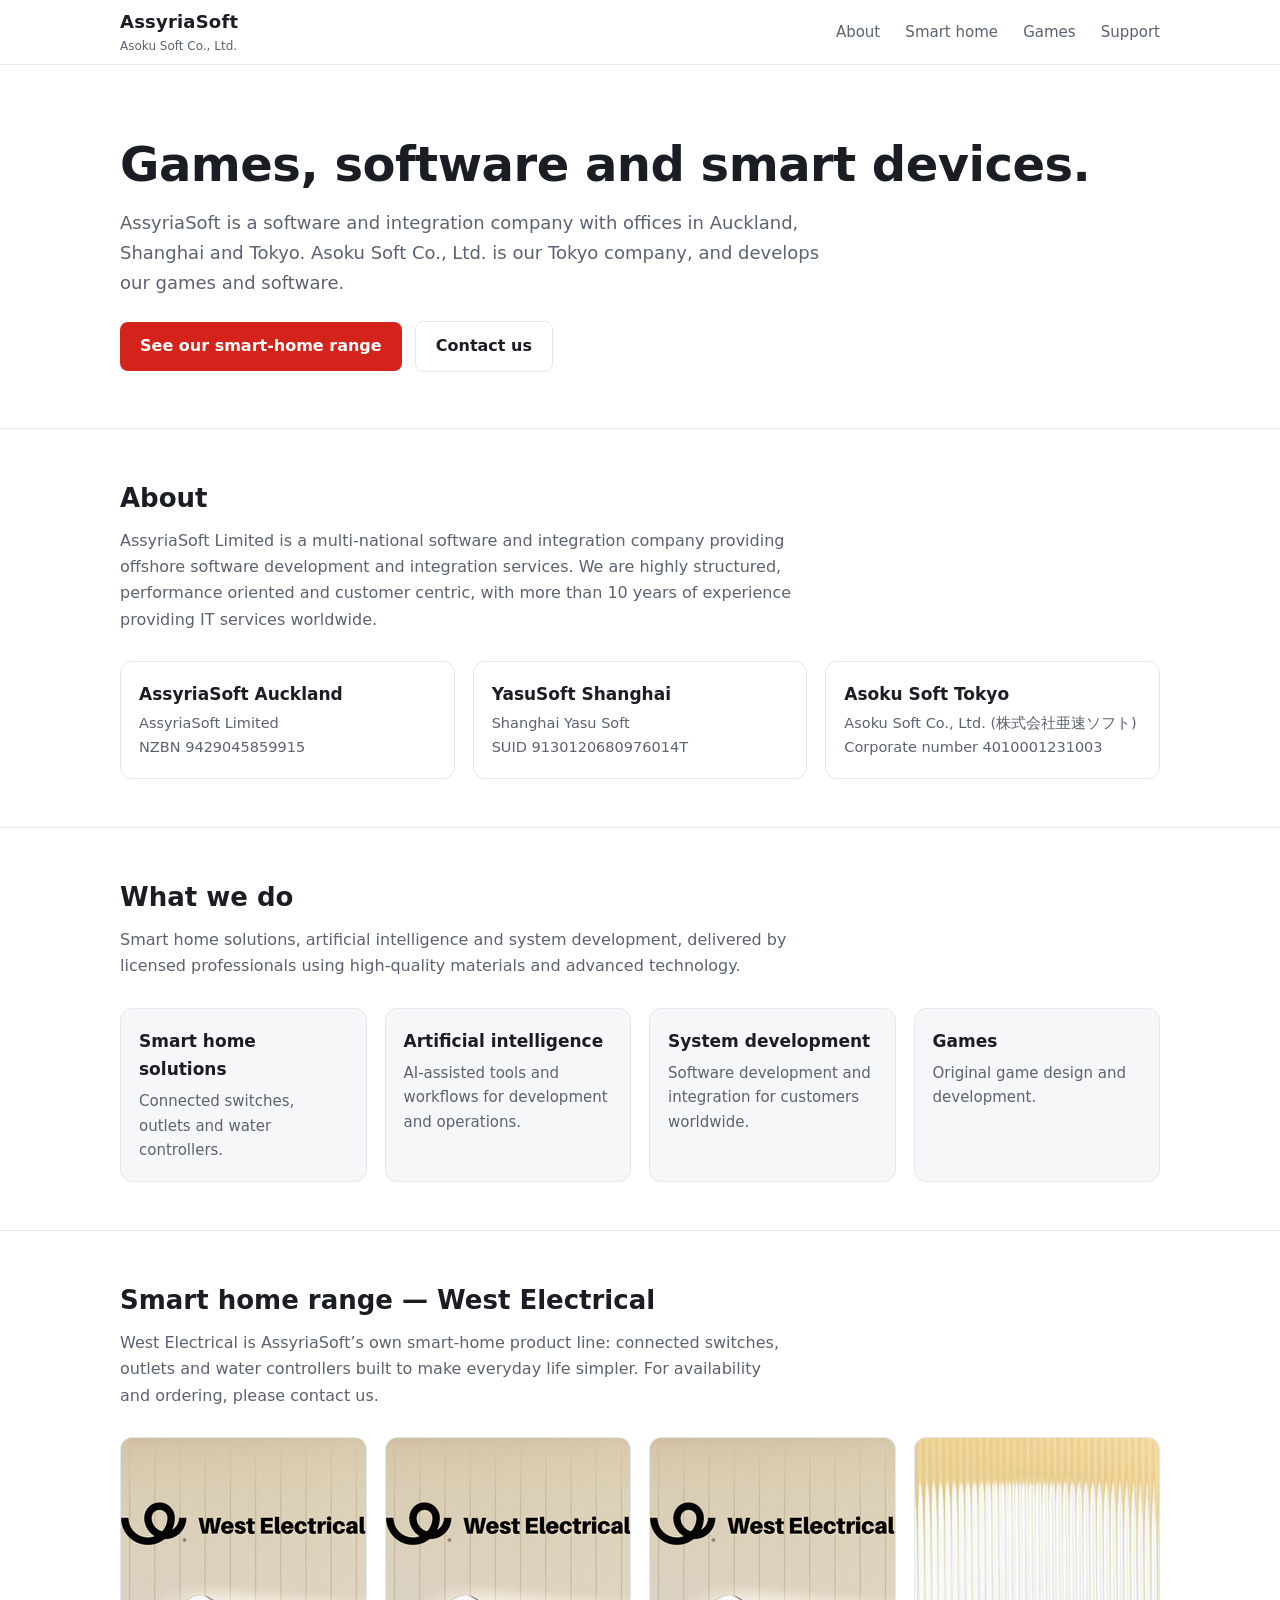
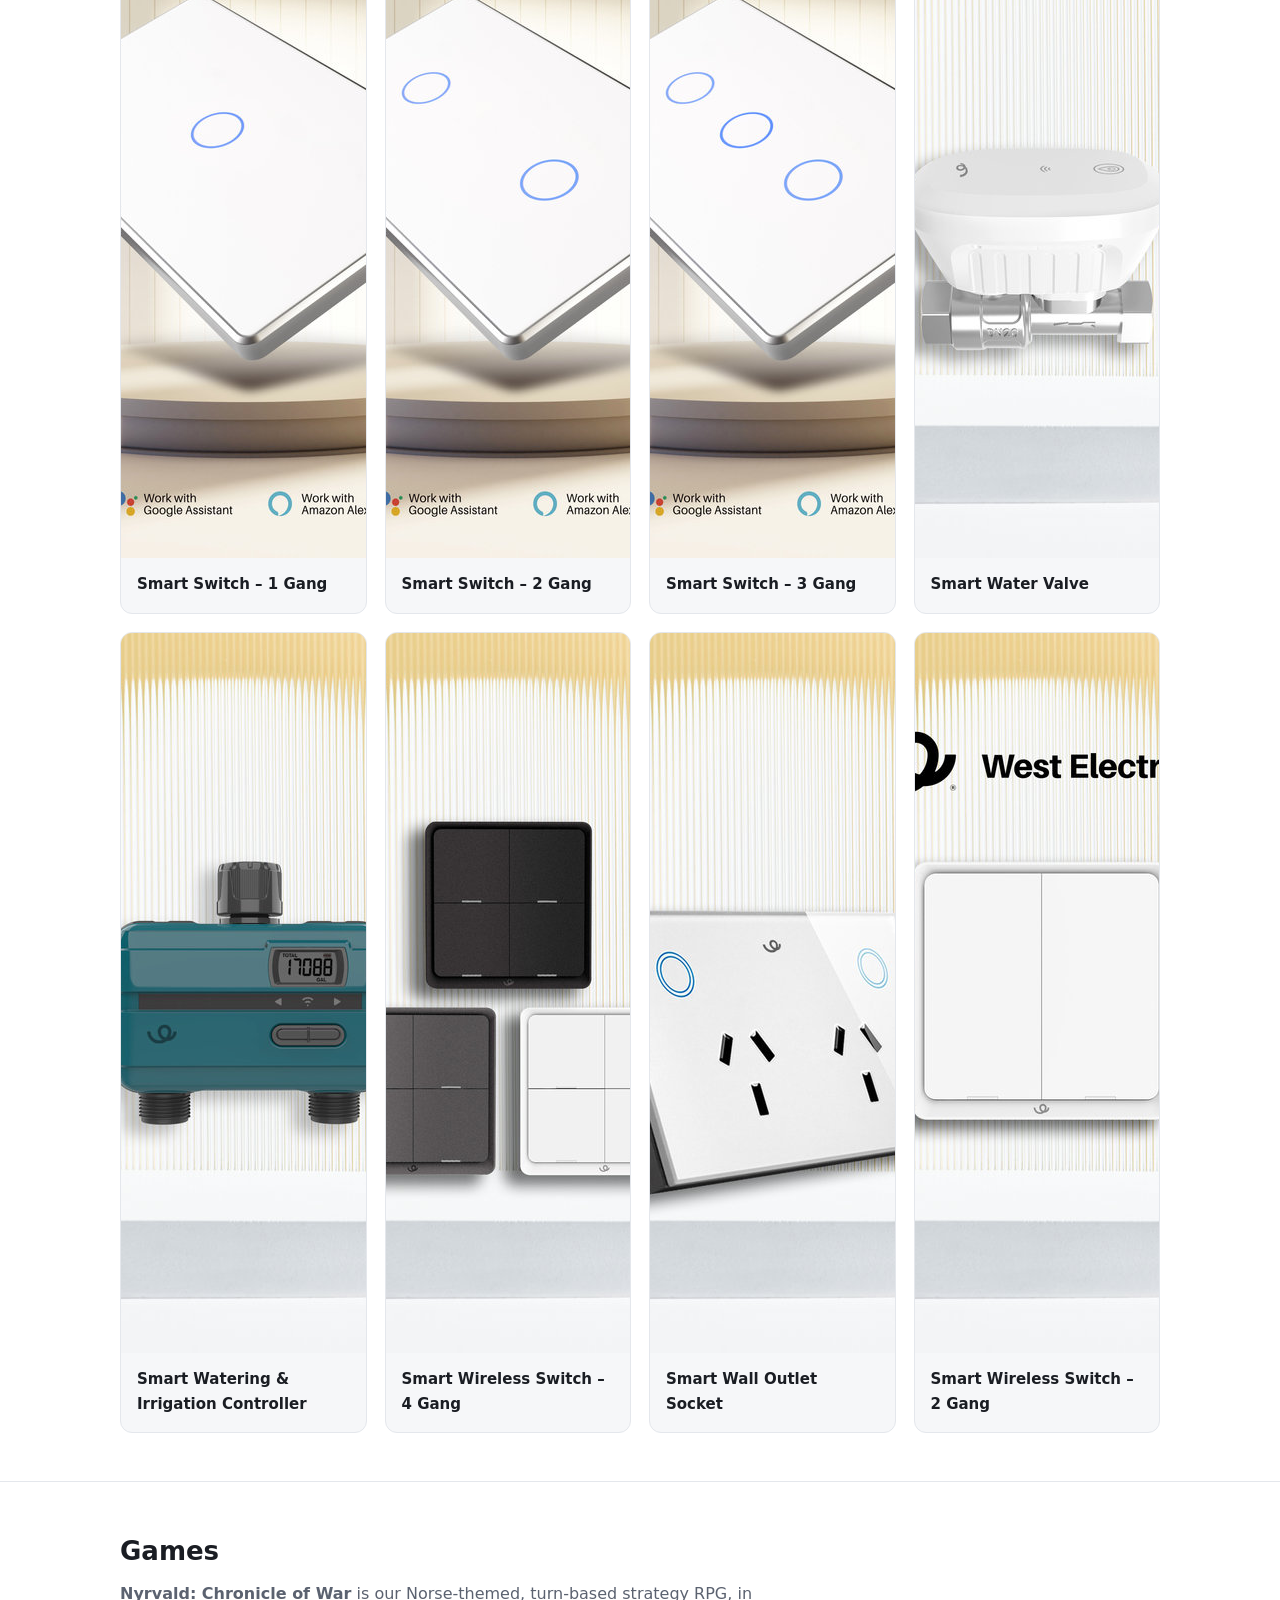
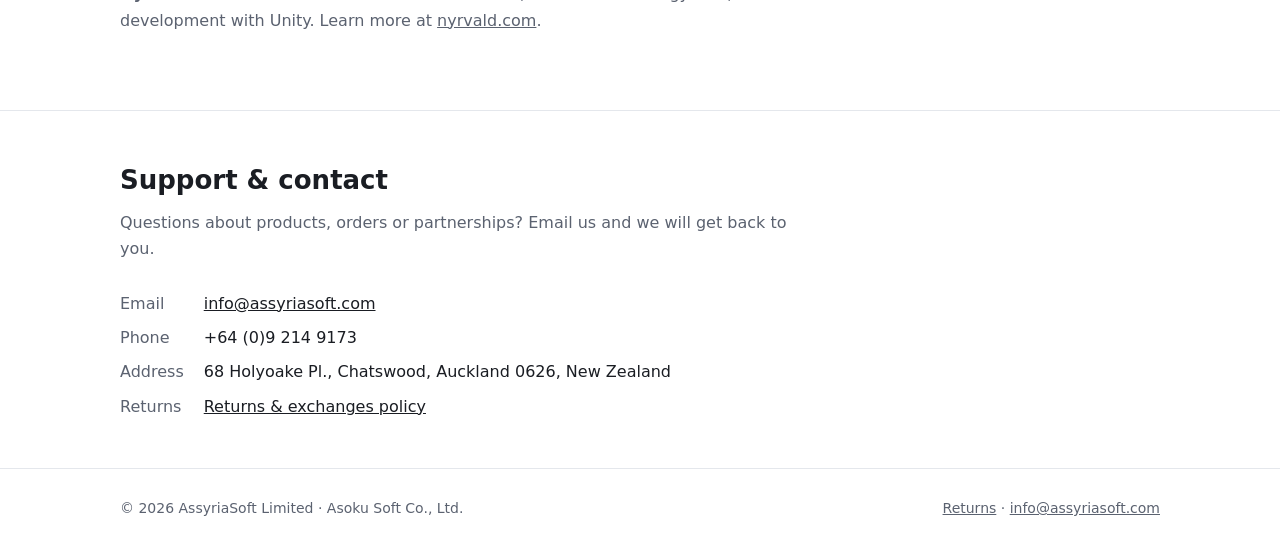
<file: index.html>
<!doctype html>
<html lang="en">
<head>
<meta charset="utf-8">
<meta name="viewport" content="width=device-width,initial-scale=1">
<title>AssyriaSoft – Asoku Soft Co., Ltd. | Games, software and smart devices</title>
<meta name="description" content="AssyriaSoft (Asoku Soft Co., Ltd.) builds games, software and smart-home devices, with offices in Auckland, Shanghai and Tokyo.">
<link rel="stylesheet" href="style.css">
</head>
<body>
<header class="site">
  <div class="wrap">
    <a class="brand" href="#top">AssyriaSoft<small>Asoku Soft Co., Ltd.</small></a>
    <nav aria-label="Main">
      <a href="#about">About</a>
      <a href="#products">Smart home</a>
      <a href="#games">Games</a>
      <a href="#support">Support</a>
    </nav>
  </div>
</header>

<main id="top">
  <div class="hero">
    <div class="wrap">
      <h1>Games, software and smart devices.</h1>
      <p>AssyriaSoft is a software and integration company with offices in Auckland, Shanghai and Tokyo. Asoku Soft Co., Ltd. is our Tokyo company, and develops our games and software.</p>
      <a class="btn" href="#products">See our smart-home range</a>
      <a class="btn ghost" href="#support">Contact us</a>
    </div>
  </div>

  <section id="about">
    <div class="wrap">
      <h2>About</h2>
      <p class="lead">AssyriaSoft Limited is a multi-national software and integration company providing offshore software development and integration services. We are highly structured, performance oriented and customer centric, with more than 10 years of experience providing IT services worldwide.</p>
      <div class="offices">
        <div>
          <h3>AssyriaSoft Auckland</h3>
          <p>AssyriaSoft Limited<br>NZBN 9429045859915</p>
        </div>
        <div>
          <h3>YasuSoft Shanghai</h3>
          <p>Shanghai Yasu Soft<br>SUID 9130120680976014T</p>
        </div>
        <div>
          <h3>Asoku Soft Tokyo</h3>
          <p>Asoku Soft Co., Ltd. (株式会社亜速ソフト)<br>Corporate number 4010001231003</p>
        </div>
      </div>
    </div>
  </section>

  <section id="capabilities">
    <div class="wrap">
      <h2>What we do</h2>
      <p class="lead">Smart home solutions, artificial intelligence and system development, delivered by licensed professionals using high-quality materials and advanced technology.</p>
      <div class="feat">
        <div><h3>Smart home solutions</h3><p>Connected switches, outlets and water controllers.</p></div>
        <div><h3>Artificial intelligence</h3><p>AI-assisted tools and workflows for development and operations.</p></div>
        <div><h3>System development</h3><p>Software development and integration for customers worldwide.</p></div>
        <div><h3>Games</h3><p>Original game design and development.</p></div>
      </div>
    </div>
  </section>

  <section id="products">
    <div class="wrap">
      <h2>Smart home range — West Electrical</h2>
      <p class="lead">West Electrical is AssyriaSoft’s own smart-home product line: connected switches, outlets and water controllers built to make everyday life simpler. For availability and ordering, please contact us.</p>
      <div class="grid">
        <div class="card"><img src="assets/p1.jpg" alt="West Electrical Smart Switch, 1 gang" loading="lazy" width="720" height="720"><div class="t">Smart Switch – 1 Gang</div></div>
        <div class="card"><img src="assets/p2.jpg" alt="West Electrical Smart Switch, 2 gang" loading="lazy" width="720" height="720"><div class="t">Smart Switch – 2 Gang</div></div>
        <div class="card"><img src="assets/p3.jpg" alt="West Electrical Smart Switch, 3 gang" loading="lazy" width="720" height="720"><div class="t">Smart Switch – 3 Gang</div></div>
        <div class="card"><img src="assets/p4.jpg" alt="West Electrical Smart Water Valve" loading="lazy" width="720" height="720"><div class="t">Smart Water Valve</div></div>
        <div class="card"><img src="assets/p5.jpg" alt="Smart Watering and Irrigation Controller" loading="lazy" width="720" height="720"><div class="t">Smart Watering &amp; Irrigation Controller</div></div>
        <div class="card"><img src="assets/p6.jpg" alt="Smart Wireless Switch, 4 gang" loading="lazy" width="720" height="720"><div class="t">Smart Wireless Switch – 4 Gang</div></div>
        <div class="card"><img src="assets/p7.jpg" alt="Smart Wall Outlet Socket" loading="lazy" width="720" height="720"><div class="t">Smart Wall Outlet Socket</div></div>
        <div class="card"><img src="assets/p8.jpg" alt="Smart Wireless Switch, 2 gang" loading="lazy" width="720" height="720"><div class="t">Smart Wireless Switch – 2 Gang</div></div>
      </div>
    </div>
  </section>

  <section id="games">
    <div class="wrap">
      <h2>Games</h2>
      <p class="lead"><strong>Nyrvald: Chronicle of War</strong> is our Norse-themed, turn-based strategy RPG, in development with Unity. Learn more at <a href="https://nyrvald.com">nyrvald.com</a>.</p>
    </div>
  </section>

  <section id="support">
    <div class="wrap">
      <h2>Support &amp; contact</h2>
      <p class="lead">Questions about products, orders or partnerships? Email us and we will get back to you.</p>
      <dl class="contact">
        <dt>Email</dt><dd><a href="mailto:info@assyriasoft.com">info@assyriasoft.com</a></dd>
        <dt>Phone</dt><dd>+64 (0)9 214 9173</dd>
        <dt>Address</dt><dd>68 Holyoake Pl., Chatswood, Auckland 0626, New Zealand</dd>
        <dt>Returns</dt><dd><a href="returns.html">Returns &amp; exchanges policy</a></dd>
      </dl>
    </div>
  </section>
</main>

<footer>
  <div class="wrap">
    <span>© 2026 AssyriaSoft Limited · Asoku Soft Co., Ltd.</span>
    <span><a href="returns.html">Returns</a> · <a href="mailto:info@assyriasoft.com">info@assyriasoft.com</a></span>
  </div>
</footer>
</body>
</html>
</file>
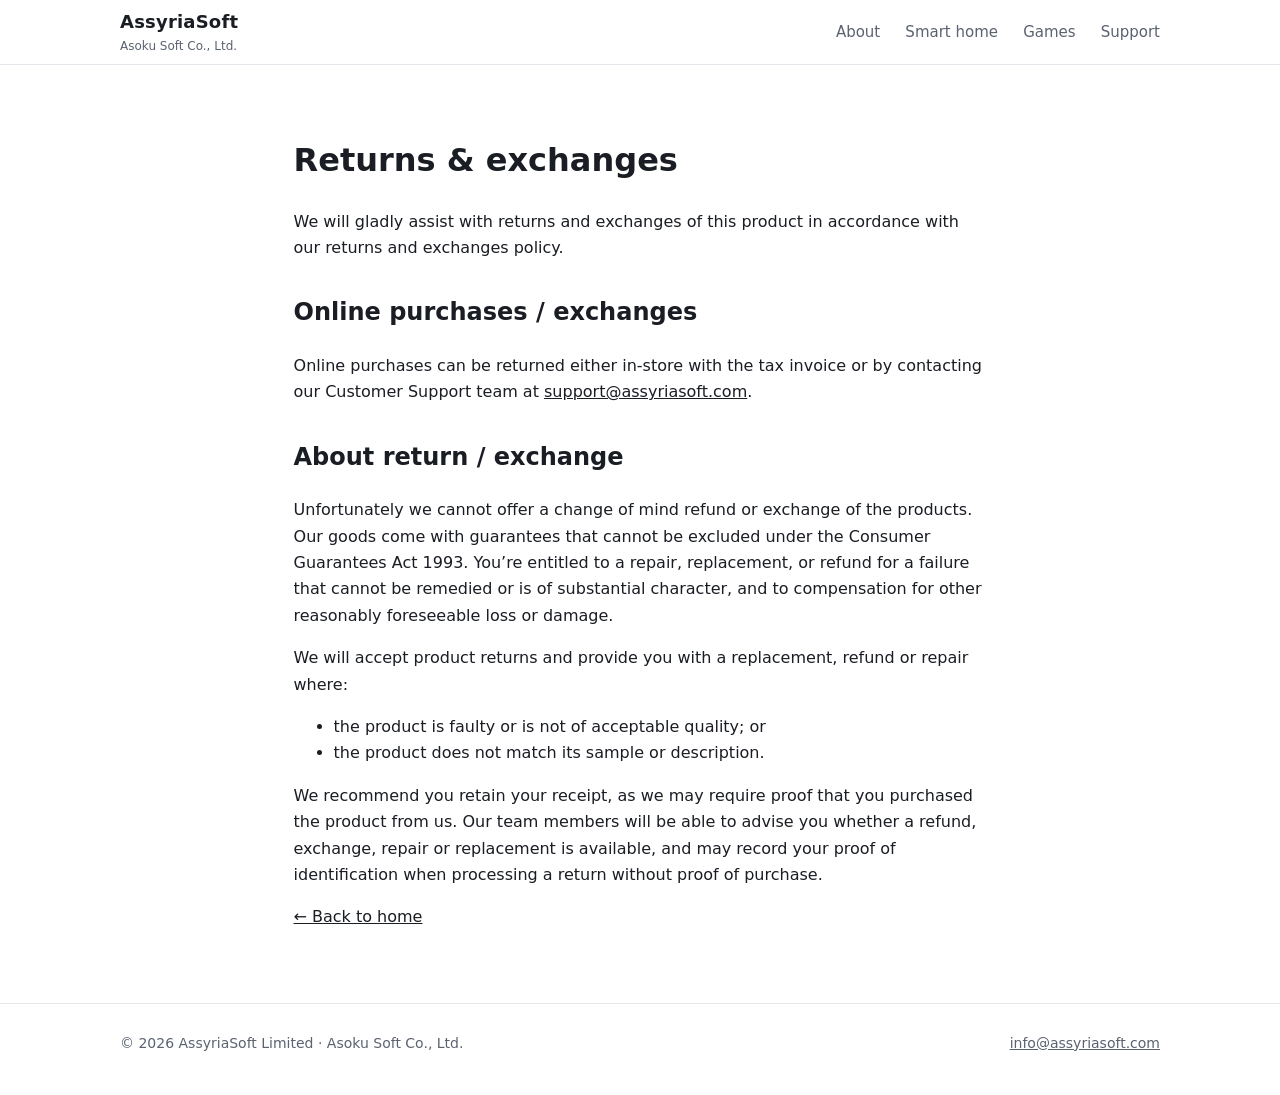
<file: returns.html>
<!doctype html>
<html lang="en">
<head>
<meta charset="utf-8">
<meta name="viewport" content="width=device-width,initial-scale=1">
<title>Returns &amp; exchanges | AssyriaSoft</title>
<meta name="description" content="Returns and exchanges policy for West Electrical products sold by AssyriaSoft.">
<link rel="stylesheet" href="style.css">
</head>
<body>
<header class="site">
  <div class="wrap">
    <a class="brand" href="index.html">AssyriaSoft<small>Asoku Soft Co., Ltd.</small></a>
    <nav aria-label="Main">
      <a href="index.html#about">About</a>
      <a href="index.html#products">Smart home</a>
      <a href="index.html#games">Games</a>
      <a href="index.html#support">Support</a>
    </nav>
  </div>
</header>
<main>
  <div class="wrap prose" style="padding-top:48px;padding-bottom:56px">
    <h1>Returns &amp; exchanges</h1>
    <p>We will gladly assist with returns and exchanges of this product in accordance with our returns and exchanges policy.</p>
    <h2>Online purchases / exchanges</h2>
    <p>Online purchases can be returned either in-store with the tax invoice or by contacting our Customer Support team at <a href="mailto:support@assyriasoft.com">support@assyriasoft.com</a>.</p>
    <h2>About return / exchange</h2>
    <p>Unfortunately we cannot offer a change of mind refund or exchange of the products. Our goods come with guarantees that cannot be excluded under the Consumer Guarantees Act 1993. You’re entitled to a repair, replacement, or refund for a failure that cannot be remedied or is of substantial character, and to compensation for other reasonably foreseeable loss or damage.</p>
    <p>We will accept product returns and provide you with a replacement, refund or repair where:</p>
    <ul>
      <li>the product is faulty or is not of acceptable quality; or</li>
      <li>the product does not match its sample or description.</li>
    </ul>
    <p>We recommend you retain your receipt, as we may require proof that you purchased the product from us. Our team members will be able to advise you whether a refund, exchange, repair or replacement is available, and may record your proof of identification when processing a return without proof of purchase.</p>
    <p><a href="index.html">← Back to home</a></p>
  </div>
</main>
<footer>
  <div class="wrap">
    <span>© 2026 AssyriaSoft Limited · Asoku Soft Co., Ltd.</span>
    <span><a href="mailto:info@assyriasoft.com">info@assyriasoft.com</a></span>
  </div>
</footer>
</body>
</html>
</file>
<file: style.css>
:root{
  --bg:#ffffff; --ink:#1a1d23; --soft:#5b6270; --line:#e4e7ec; --panel:#f6f7f9; --brand:#d4231a; --brand-ink:#ffffff;
}
@media (prefers-color-scheme: dark){
  :root{ --bg:#101216; --ink:#eef0f3; --soft:#a3aab8; --line:#272b33; --panel:#171a20; --brand:#ff5a4f; --brand-ink:#101216; }
}
*{box-sizing:border-box}
html{scroll-behavior:smooth;scroll-padding-top:72px}
body{margin:0;background:var(--bg);color:var(--ink);font:16px/1.65 system-ui,-apple-system,"Segoe UI",Roboto,"Noto Sans JP","Noto Sans SC",sans-serif}
a{color:inherit}
.wrap{max-width:1080px;margin:0 auto;padding:0 20px}
header.site{position:sticky;top:0;z-index:10;background:color-mix(in srgb,var(--bg) 92%,transparent);backdrop-filter:blur(8px);border-bottom:1px solid var(--line)}
header.site .wrap{display:flex;align-items:center;justify-content:space-between;gap:16px;min-height:64px;flex-wrap:wrap}
.brand{font-weight:700;letter-spacing:.2px;text-decoration:none;font-size:18px}
.brand small{display:block;font-weight:400;font-size:12px;color:var(--soft);letter-spacing:0}
nav a{margin-left:20px;text-decoration:none;color:var(--soft);font-size:15px}
nav a:hover{color:var(--ink)}
.hero{padding:72px 0 56px}
.hero h1{font-size:clamp(30px,5vw,48px);line-height:1.15;margin:0 0 16px;letter-spacing:-.5px}
.hero p{max-width:62ch;color:var(--soft);font-size:18px;margin:0 0 24px}
.btn{display:inline-block;background:var(--brand);color:var(--brand-ink);padding:11px 20px;border-radius:8px;text-decoration:none;font-weight:600}
.btn.ghost{background:transparent;color:var(--ink);border:1px solid var(--line);margin-left:8px}
section{padding:48px 0;border-top:1px solid var(--line)}
section h2{font-size:26px;margin:0 0 8px}
section>.wrap>p.lead{color:var(--soft);margin:0 0 28px;max-width:66ch}
.grid{display:grid;gap:18px;grid-template-columns:repeat(auto-fill,minmax(230px,1fr))}
.card{background:var(--panel);border:1px solid var(--line);border-radius:12px;overflow:hidden}
.card img{display:block;width:100%;aspect-ratio:1/1;object-fit:cover;background:#fff}
.card .t{padding:14px 16px 16px;font-size:15px;font-weight:600}
.feat{display:grid;gap:18px;grid-template-columns:repeat(auto-fit,minmax(200px,1fr))}
.feat div{background:var(--panel);border:1px solid var(--line);border-radius:12px;padding:18px}
.feat h3{margin:0 0 6px;font-size:17px}
.feat p{margin:0;color:var(--soft);font-size:15px}
.offices{display:grid;gap:18px;grid-template-columns:repeat(auto-fit,minmax(250px,1fr))}
.offices div{border:1px solid var(--line);border-radius:12px;padding:18px}
.offices h3{margin:0 0 4px;font-size:17px}
.offices p{margin:0;color:var(--soft);font-size:14.5px;overflow-wrap:anywhere}
dl.contact{display:grid;grid-template-columns:max-content 1fr;gap:8px 20px;margin:0}
dl.contact dt{color:var(--soft)}
dl.contact dd{margin:0}
footer{border-top:1px solid var(--line);padding:28px 0 40px;color:var(--soft);font-size:14px}
footer .wrap{display:flex;justify-content:space-between;gap:12px;flex-wrap:wrap}
.prose{max-width:72ch}
.prose h2{margin-top:32px}
@media (max-width:560px){ nav a{margin:0 14px 0 0} .btn.ghost{margin:10px 0 0} }
</file>
